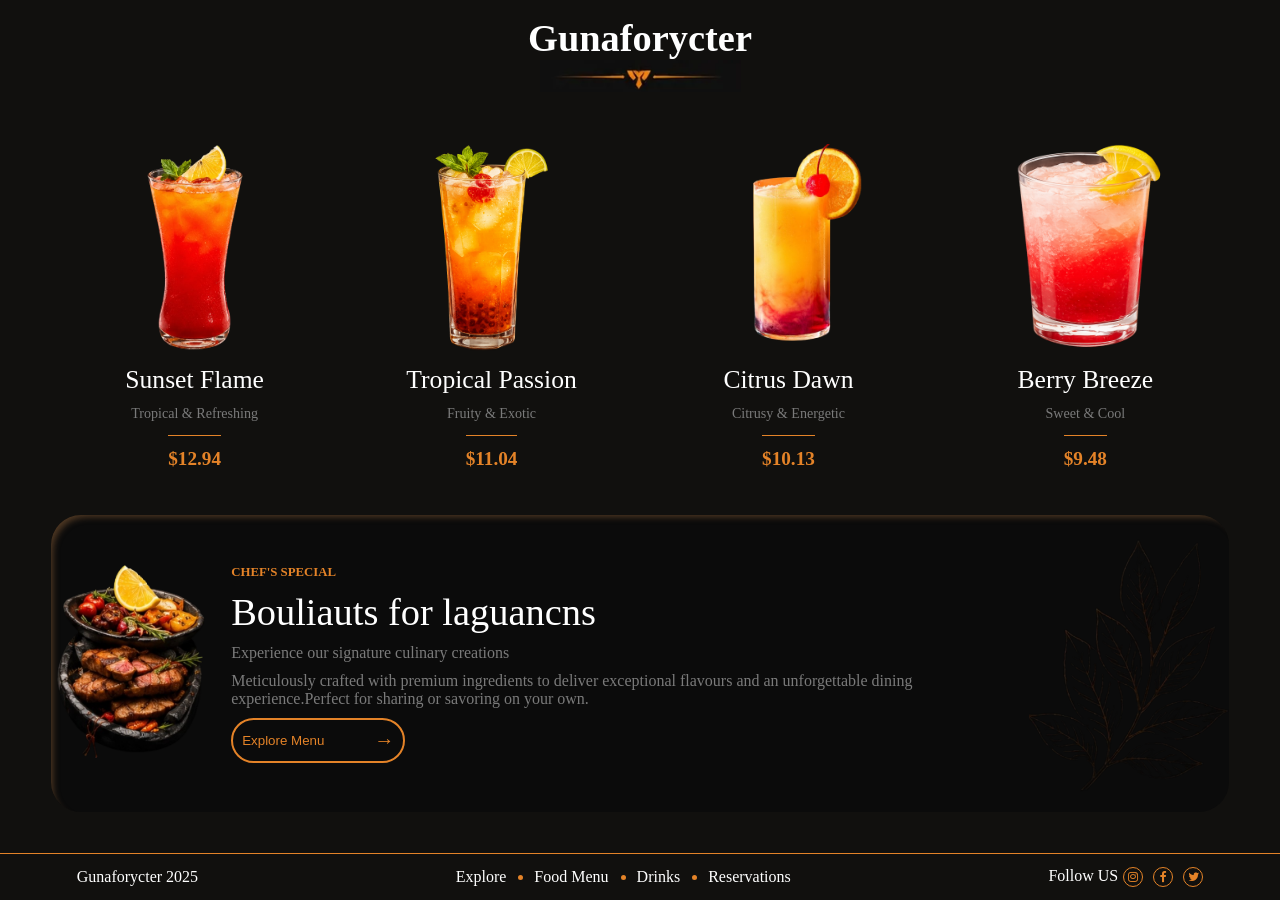
<file: Gunaforycter/index.html>
<!DOCTYPE html>
<html lang="en">
<head>
    <meta charset="UTF-8">
    <meta http-equiv="X-UA-Compatible" content="IE=edge">
    <meta name="viewport" content="width=device-width, initial-scale=1.0">
    <title>Gunaforycter</title>
    <link rel="stylesheet" href="style.css">
    <link rel="stylesheet" href="https://cdnjs.cloudflare.com/ajax/libs/font-awesome/4.7.0/css/font-awesome.min.css">

</head>
<body>
    <main>
        <header>
         <h2>Gunaforycter</h2>  
         <img src="logo.png" alt="logo"> 
        </header>
        <section>
            <div class="card">
                <div><img src="d1.png" alt=""></div>
                
                <h4>Sunset Flame</h4>
         <p>Tropical & Refreshing</p>
         <span>$12.94</span>
            </div>
            <div class="card">
                <div><img src="d2.png" alt=""></div>
                
               <h4>Tropical Passion</h4>
         <p>Fruity & Exotic</p>
         <span>$11.04</span>
            </div>
            <div class="card">
                <div><img src="tequila-sunrise-a164206-removebg-preview.png" alt=""></div>
                
               <h4>Citrus Dawn</h4>
         <p>Citrusy & Energetic</p>
         <span>$10.13</span>
            </div>
            <div class="card">
                <div><img src="d4.png" alt=""></div>
                
                <h4>Berry Breeze</h4>
         <p>Sweet & Cool</p>
         <span>$9.48</span>
            </div>
        </section>
        <div class="section2">
            <div class="sec2child1">
                <img src="dish.png" alt="">
            </div>
            <div class="sec2child2">
                <h3 style="font-size: 1vw;">CHEF'S SPECIAL</h3>
                <h4>Bouliauts for laguancns</h4>
                <p class="firstp">Experience our signature culinary creations</p>

                <p>Meticulously crafted with premium ingredients to deliver exceptional flavours and an
                    <span>unforgettable dining experience.Perfect for sharing or savoring on your own.</span>
                </p>
                <button>Explore Menu <span style='font-size:20px;'>&#8594;</span></button>
            </div>
            <div class="lastdiv">
                <img src="leaf.png" alt="">
            </div>
        </div>
        <footer>
            <div>Gunaforycter 2025</div>
            <div><ul>
                <li>Explore</li>
                <li>Food Menu</li>
                <li>Drinks</li>
                <li>Reservations</li>
            </ul></div>
            <div class="fl">Follow US
                <div class="flc">
                    <span href="#" class="fa fa-instagram"></span>
                    <span href="#" class="fa fa-facebook"></span>
                    <span href="#" class="fa fa-twitter"></span>
                </div>
            </div>
        </footer>
    </main>
</body>
</html>
</file>
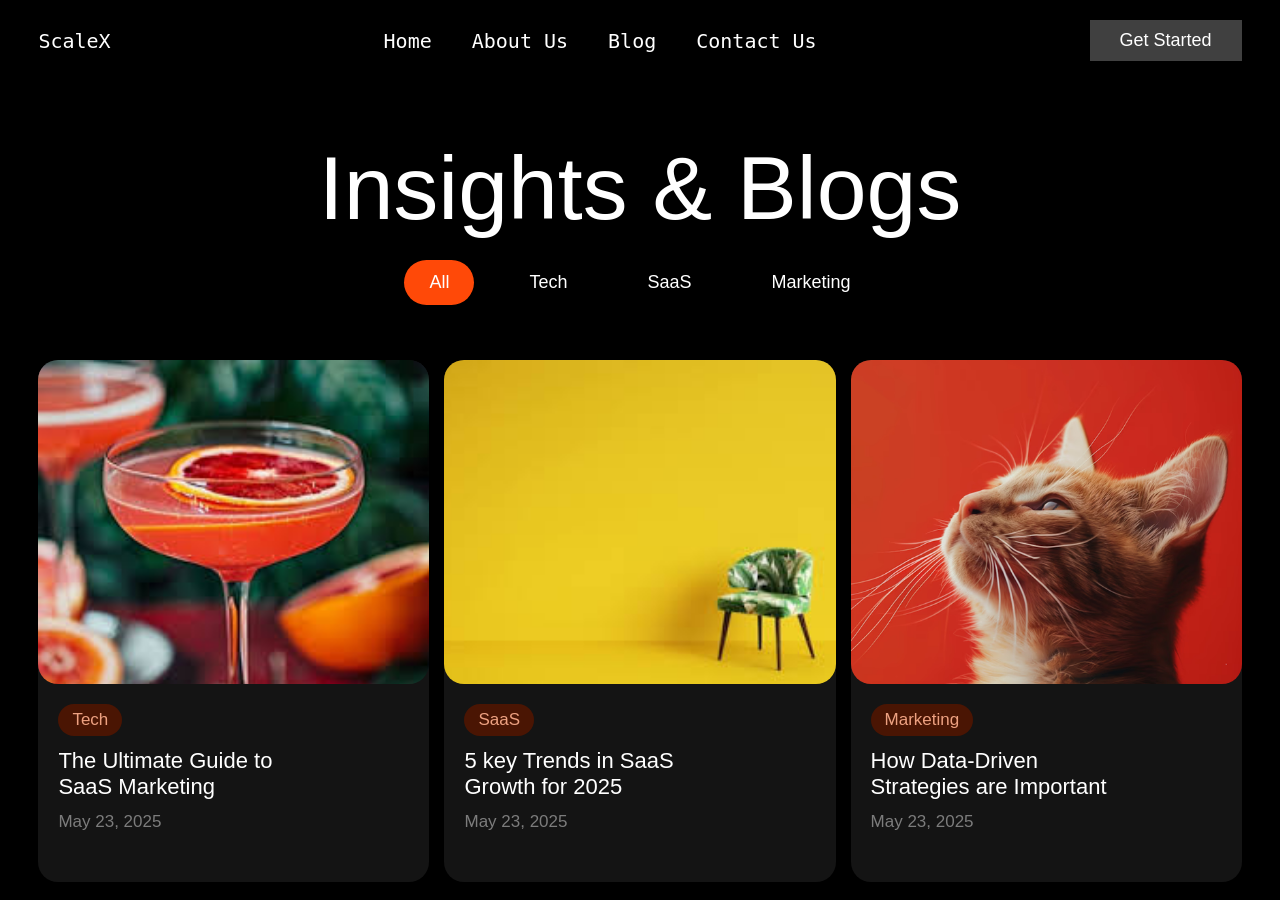
<file: insight and blogs/index.html>
<!DOCTYPE html>
<html lang="en">
<head>
    <meta charset="UTF-8">
    <meta http-equiv="X-UA-Compatible" content="IE=edge">
    <meta name="viewport" content="width=device-width, initial-scale=1.0">
    <title>Insight & Blogs</title>
    <link rel="stylesheet" href="style.css">
</head>
<body>
    <main>
        <nav class="myNav">
            <div>ScaleX</div>
            <div class="menuitems">
                <h4>Home</h4>
                <h4>About Us</h4>
                <h4>Blog</h4>
                <h4>Contact Us</h4>
            </div>
            <button id="getstarted">Get Started</button>
        </nav>
        <div class="titlediv">
            <h4 class="titleinsight">Insights & Blogs</h4>
            <div class="btnsdiv">
                <button id="allbtn">All</button>
                <button>Tech</button>
                <button>SaaS</button>
                <button>Marketing</button>
            </div>
        </div>
        <div class="cardsdiv">
            <div class="left">
                <div class="bottomchild">
                    <img src="cocktailimg.jfif" id="cocktailimg" alt="">
                </div>
                <div class="contentdiv">
                <button>Tech</button>
                <h4>The Ultimate Guide to
                    <span>SaaS
                    Marketing</span>
                </h4>
                <h3>May 23, 2025</h3>
            </div>
            </div>
            <div class="center">
                <div class="bottomchild">
                    <img src="chair.jfif" alt=""> 
                </div>
                <div class="contentdiv">
                <button>SaaS</button>
                <h4>5 key Trends in SaaS
                   <span> Growth for 2025</span>
                </h4>
                <h3>May 23, 2025</h3>
            </div>
            </div>
            <div class="right">
                <div class="bottomchild">
                    <img src="catimg.avif" alt="">
                </div>
                <div class="contentdiv">
                <button>Marketing</button>
                <h4>How Data-Driven
                <span>Strategies are Important</span>
                </h4>
                <h3>May 23, 2025</h3>
            </div>
            </div>
        </div>
    </main>
</body>
</html>
</file>
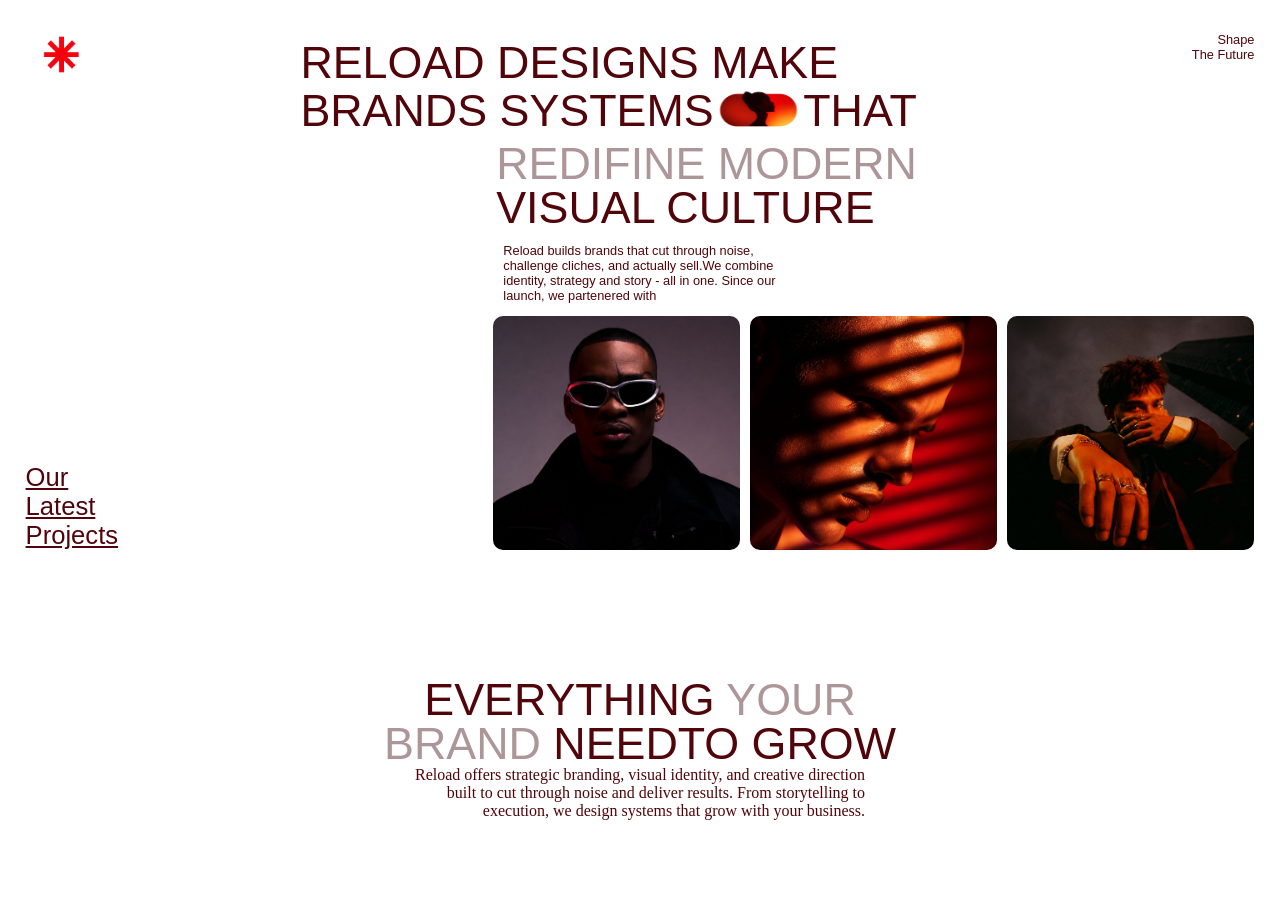
<file: reload/index.html>
<!DOCTYPE html>
<html lang="en">
<head>
    <meta charset="UTF-8">
    <meta http-equiv="X-UA-Compatible" content="IE=edge">
    <meta name="viewport" content="width=device-width, initial-scale=1.0">
    <title>Reload</title>
    <link rel="stylesheet" href="style.css">
</head>
<body>
  <main>
      <header>
          <div>
            <img src="logoimg.png" id="logimg">
          </div>
          <div class="center-header">
            <div>
                <p class="first-title">Reload Designs Make
                    <span>Brands systems <img src="textimg.png" alt="textimg"> that </span>
                </p>

            </div>
            <div class="second-titlediv">
                <p><span class="rm">Redifine modern</span> 
                    <span class="vc">visual culture</span>
                </p>
            </div>
            <div class="third-titlediv">
                <p>Reload builds brands that cut through noise,
                    <span>challenge cliches, and actually sell.We combine</span>
                    <span>identity, strategy and story - all in one. Since our</span>
                    <span>launch, we partenered with</span>
                </p>
            </div>
          </div>
          <div class="sf">
              <p>
                  Shape
              </p>
              <p>The Future</p>
          </div>
      </header>
      <section>
          <div class="secdiv1">
            <p id="secdiv1content">
                Our
                <span>Latest</span>
                <span>Projects</span>
            </p>
          </div>
          <div class="secdiv2">
              <div>
                  <img src="p1.jpg" alt="">
              </div>
              <div>
                  <img src="p2.jpg" alt="">
              </div>
              <div>
                  <img src="p3.jpg" alt="">
              </div>
          </div>
      </section>
      <div class="lastdiv">
        <h3><span class="mc"> Everything</span> <span class="lc">Your</span>  
            <span class="brand lc">Brand <span class="mc">Needto grow</span></span> 
        </h3>
        <p>
Reload offers strategic branding, visual identity, and creative direction
<span> built to cut through noise and deliver results. From storytelling to</span> execution, we design systems that grow with your business.
        </p>
      </div>
  </main>  
</body>
</html>
</file>
<file: Gunaforycter/style.css>
*{
    margin: 0;
    padding: 0;
    box-sizing: border-box;
}
html,body{
    height: 100%;
    width: 100%;
}
main{
    width: 100%;
    height: 100%;
    padding: 0 4vw;
    background-color: #11100e;
}
header h2{
    color: white;
    font-size: 3vw;}
header{
display: flex;
flex-direction: column;
justify-content: center;
align-items: center;
height: 12vh;
}
header img{
    width: 201px;
}
section{
    display: flex;
    height: 43vh;
    width: 100%;
    gap: 10px;
    padding-top: 10px;
}
.card{
    flex: 1;
    display: flex;
flex-direction: column;
align-items: center;
justify-content: center;
border: 1.5px solid transparent;
border-radius: 40px;
box-shadow: 0px 0px 13px transparent;
transition: all ease;
}
.card img{
    width: 100%;
    height: 23vh;
}
.card h4{
color: white;
font-size: 2vw;
font-weight: 100;
margin: 10px 0;
}
.card p{
    color:rgb(122, 122, 122);
    font-size: 1.1vw;
margin-bottom: 13px;
}
.card span{
    color: rgb(228, 131, 40);
}
.card span{
    position: relative;
    display: inline-block;
    padding-top: 13px;
    font-size: 1.5vw;
font-weight: bold;
  }
  
  .card span:before {
    content :"";
    position:absolute;
    top: 0;
    left: 0;
    width :100%;
    border-top: 1px solid rgb(228, 131, 40);
  }
  .card:hover{
    border-color: rgb(228, 131, 40);
    box-shadow: 0px 0px 5px #f3f3f3;
  }
  .section2{
    display: flex;
    height: 33vh;
    align-items: center;
    gap: 20px;
    margin-top: 20px;
    box-shadow: inset 6px 6px 6px -4px #4f3823;
    border-radius: 30px;
    overflow: hidden;
    background-color: #0b0b0b;
  }
  
  .sec2child1 img{
    width: 160px;
  }
 .sec2child2 h4{
    margin: 10px 0;
 }
 .firstp{
    margin: 10px 0;
 }
  .sec2child2 h3{
      color: rgb(228, 131, 40);
  }
  .sec2child2 h4{
    font-size: 3vw;
    color: white;
    font-weight: normal;
  }
  .sec2child2 p{
    color: rgb(122, 122, 122);
  }
  .lastdiv img{
    width: 200px;
  }
  .sec2child2 button{
    margin-top: 10px;
    width: 174px;
    padding: 9px;
    border-radius: 24px;
    border: 2px solid #e48328;
    background: transparent;
    color: rgb(228, 131, 40);
    display: flex;
    align-items: center;
    justify-content: space-between;
  }
  footer{
    display: flex;
    justify-content: space-between;
    align-items: center;
    color: white;
  }
  ul{
    display: flex;
    gap: 28px;
  }
  ul li:first-child{
list-style-type: none;
  }
  footer span{
    height: 20px;
    width: 20px;
    border: 1px solid #e48328;
    border-radius: 50%;
    display: flex !important;
    align-items: center;
    justify-content: center;
    font-size: 12px !important;
    color: #e48328;
  }
  .fl{
    display: flex;
    gap: 5px;
  }
  .flc{
    display: flex;
    gap: 10px;
  }
  footer{
    left: 0;
    width: 100%;
    position: absolute;
    padding: 1vw 6vw;
    bottom: 0;
    border-top: 1px solid #e48328;
  }
  li::marker {
  color: #e48328;
}
</file>
<file: insight and blogs/style.css>
*{
    margin: 0;
    padding: 0;
    box-sizing: border-box;
}
html,body{
    height: 100%;
    width: 100%;
}
main{
    height: 100%;
    width: 100%;
    padding: 0 3vw;
    background-color: black;
    color: white;
}
.myNav{
    width: 100%;
    height: 9vh;
    display: flex;
    flex-direction: row;
    justify-content: space-between;
    align-items: center;
    font-size: 20px;
    font-family: monospace;
}
.menuitems{
    display: flex;
    align-items: center;
    gap: 40px;
}
.menuitems h4{
    font-weight: 100;
}
.titlediv{
    display: flex;
    width: 100%;
    flex-direction: column;
    align-items: center;
    justify-content: center;
    height: 31vh;
    gap: 20px;
}
.titleinsight{
    font-size: 7vw;
    font-family: sans-serif;
    font-weight: 100;
}
.btnsdiv button{
    font-size: 18px;
    padding: 12px 25px;
    border-radius: 25px;
    background: transparent;
    border: none;
    color: white;
    transition: all ease;
}
.btnsdiv{
display: flex;
gap: 30px;
justify-content: center;
}
#allbtn{
background-color: rgb(255,73,8);
}
.btnsdiv button:hover{
background-color: rgb(255,73,8);
}
.cardsdiv{
    display: flex;
    width: 100%;
    height: calc(100% - 42vh);
    gap: 15px;
}
.left, .center, .right{
    background-color: cadetblue;
    flex:1;
    border-radius: 20px;
    background: rgb(20, 20, 20);
}
.bottomchild{
       height: 36vh;
}
.bottomchild img{
width: 100%;
height: 100%;
object-fit: cover;
object-position: center;
border-radius: 20px;
}
#cocktailimg{
object-position: top;
}
.contentdiv{
    padding: 0 20px;
    margin-top: 20px;
    font-family: sans-serif;
}
.contentdiv button{
padding: 6px 14px;
border-radius: 17px;
font-size: 17px;
border: none;
margin-bottom: 12px;
background-color: rgb(74,21,3);
color:rgb(237,161,129);
}
.contentdiv h4{
    font-size: 22px;
    font-weight: 100;
}
.contentdiv span{
display: block;
margin-bottom: 12px;
}

.contentdiv h3{
    font-weight: 100;
    font-size: 17px;
    color: rgb(124, 124, 124);
}
#getstarted{
    background: rgb(64 64 64);
    color: white;
    padding: 10px 30px;
    font-size: 18px;
    border: none;
}
</file>
<file: reload/style.css>
*{
    margin: 0;
    padding: 0;
    box-sizing: border-box;
}
html,body{
    height: 100%;
    width: 100%;
}
main{
    height: 100%;
    width: 100%;
    padding: 0 2vw;
    padding-top: 2.5%;
}
header{
    display: flex;
    gap: 16vw;
    position: relative;
}
#logimg{
    width: 70px;
}
.sf{
    display: flex;
    flex-direction: column;
    position: absolute;
    right: 0;
    color: #51050a;
    font-family: sans-serif;
    font-size: 1vw;
}
.sf p:first-child{
    align-self: end;
}
.center-header{
    font-family: sans-serif;
    display: flex;
    flex-direction: column;
}
.first-title{
    display: flex;
    flex-direction: column;
    line-height: 0.8;
    font-size: 3.5vw;
    text-transform: uppercase;
    margin-top: 13px;
    color: #51050a;
}
.rm{
   color: #ad9698;
}
.vc{
   color: #51050a; 
}
.first-title span{
    display: flex;
    align-items: center;
}
.first-title img{
    width: 7vw;
}
.second-titlediv{
    align-self: end;
    text-transform: uppercase;
}
.second-titlediv p{
    font-size: 3.5vw;
    line-height: 1;
    font-family: sans-serif;
}
.second-titlediv span{
    display: block;
}
.third-titlediv{
    align-self: center;
    margin-left: 10%;
    font-size: 1vw;
    margin-top: 13px;
    margin-bottom: 13px;
    color: #51050a;
}
.third-titlediv span{
    display:block;
}
section{
    height: 26vh;
    display: flex;
    width: 100%;
}
.secdiv1{
    width: 38%;
    height: 100%;
    display: flex;
    align-items: end;
}
.secdiv2{
    height: 100%;
    width: 62%;
    display: flex;
    gap: 10px;
}
.secdiv2 div{
    flex: 1;
}
.secdiv2 img{
    object-fit: cover;
    width: 100%;
    height: 100%;
    object-position: top;
    border-radius: 10px;
}
#secdiv1content{
    display: flex;
    flex-direction: column;
    text-decoration: underline;
    font-size: 2vw;
    font-family: sans-serif;
    color: #51050a;
}
.lastdiv h3{
    text-align: center;
    font-family: sans-serif;
    text-transform: uppercase;
    line-height: 1;
     font-size: 3.5vw;
     font-weight: 100;
}
.lastdiv{
    display: flex;
    flex-direction: column;
    align-items: center;
    justify-content: end;
    height: 30vh;
}
.lastdiv p{
display: flex;
flex-direction: column;
align-items: end;
color: #51050a;
}
.brand{
    display: block;
}
.mc{
    color: #51050a;
}
.lc{
    color: #ad9698;
}
</file>
